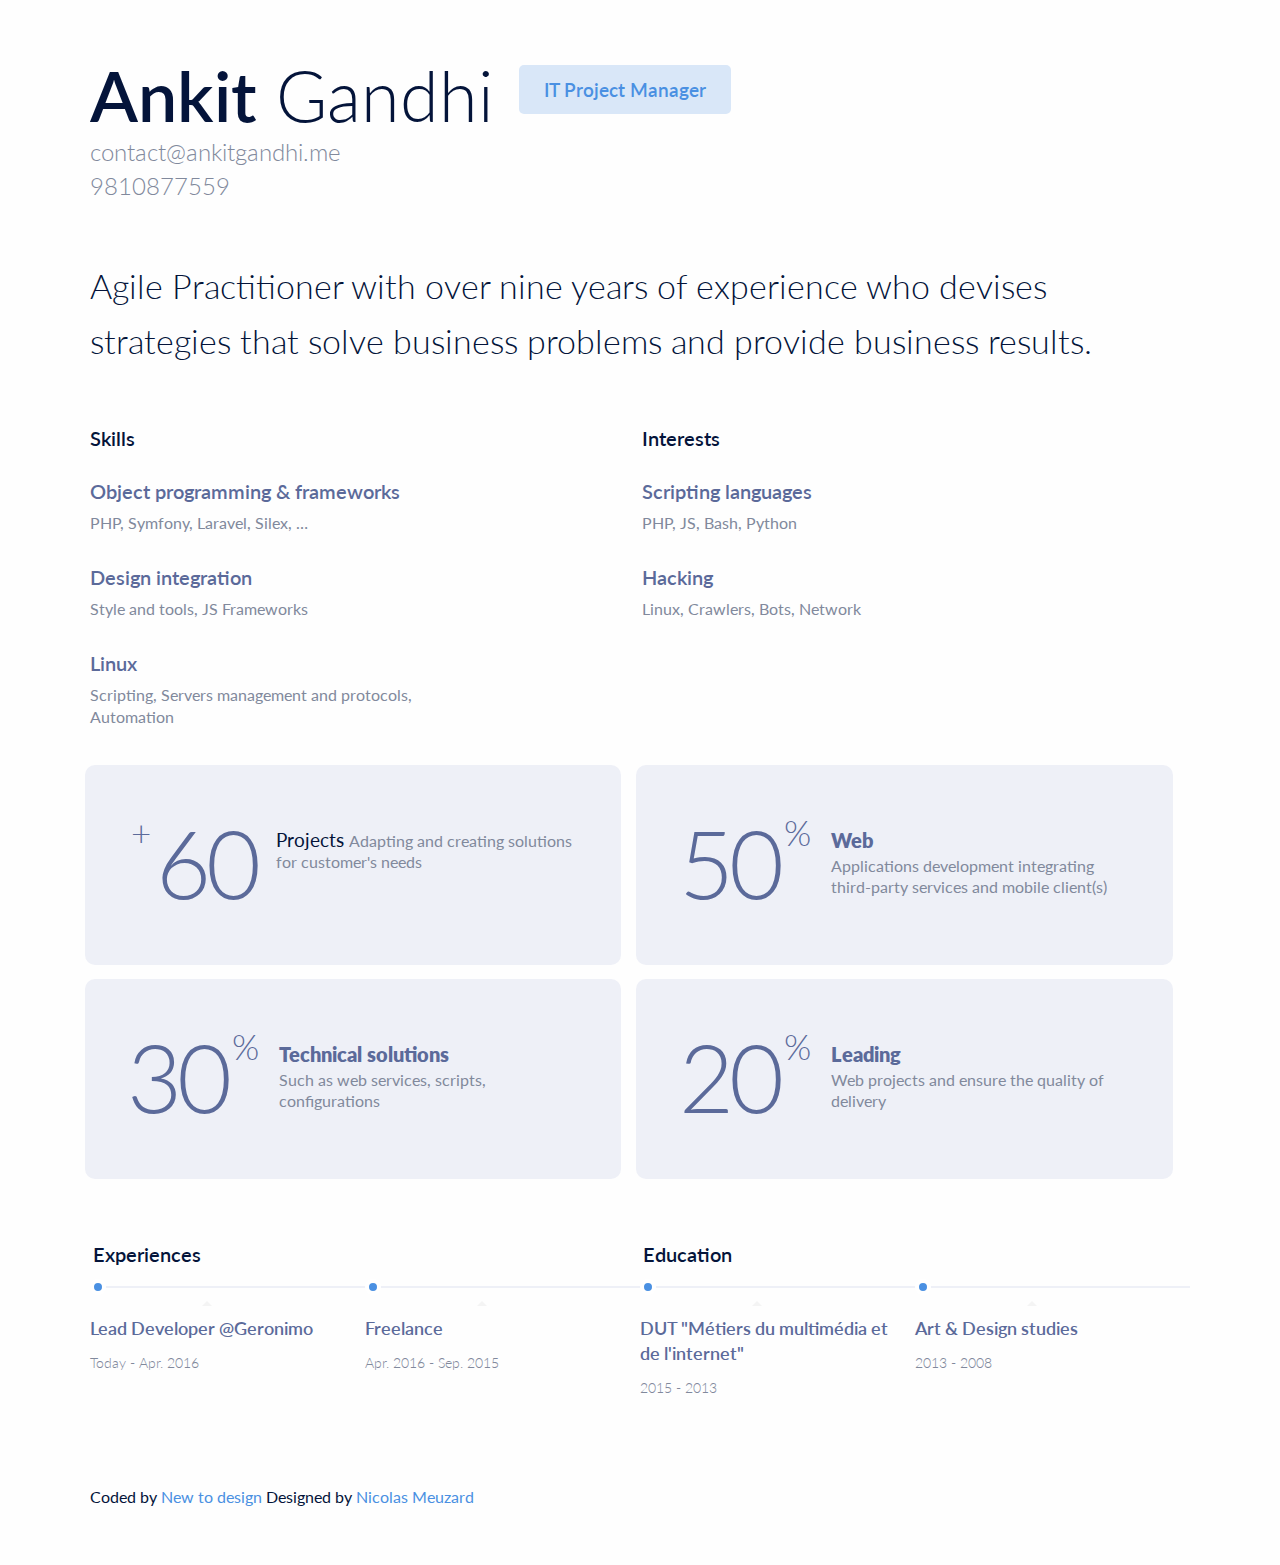
<file: index.html>
<!DOCTYPE html>
<html>
<head>
	<title>Minimal Resume Template</title>
	<link rel="stylesheet" type="text/css" href="styles.css">
	<meta name="viewport" content="width=device-width, initial-scale=1.0">
</head>
<body>

	<div class="container">
		<div class="hero">
			<h1 class="name"><strong>Ankit</strong> Gandhi</h1>
			<span class="job-title">IT Project Manager</span>
			<span class="email-phone">contact@ankitgandhi.me</span>
			<span class="email-phone">9810877559</span>

			<h2 class="lead">Agile Practitioner with over nine years of experience 
				who devises strategies that solve business problems and provide business results.
			</h2>
		</div>
	</div>

	<!-- https://thedigitalprojectmanager.com/project-management-skills/#agile%20project%20management%20skills -->
<!-- Skills and intrest section -->
	<div class="container">

		<div class="sections">
			<h2 class="section-title">Skills</h2>
			<div class="list-card">
				<div>
					<h3>Object programming & frameworks</h3>
					<span>PHP, Symfony, Laravel, Silex, …</span>
				</div>
			</div>
			
			<div class="list-card">
				
				<div>
					<h3>Design integration</h3>
					<span>Style and tools, JS Frameworks</span>
				</div>
			</div>	
					
			<div class="list-card">
				
				<div>
					<h3>Linux</h3>
					<span>Scripting, Servers management and protocols, Automation</span>
				</div>
			</div>


		</div>
		<div class="sections">
				<h2 class="section-title">Interests</h2>
				
				<div class="list-card">
					<div>
						<h3>Scripting languages</h3>
						<span>PHP, JS, Bash, Python</span>
					</div>
				</div>	

				<div class="list-card">
					<div>
						<h3>Hacking</h3>
						<span>Linux, Crawlers, Bots, Network</span>
					</div>
				</div>		
		</div>
	</div>

	<!-- Achievements -->

	<div class="container cards">
		
		<div class="card">
			<div class="skill-level">
				<span>+</span>
				<h2>60</h2>
			</div>

			<div class="skill-meta"
				<h3>Projects</h3>
				<span>Adapting and creating solutions for customer's needs</span>
			</div>
		</div>

			
		<div class="card">
			<div class="skill-level">
				<h2>50</h2>
				<span>%</span>
			</div>

			<div class="skill-meta">
				<h3>Web</h3>
				<span>Applications development integrating third-party services and mobile client(s)</span>
			</div>
		</div>

			
		<div class="card">
			<div class="skill-level">
				<h2>30</h2>
				<span>%</span>
			</div>

			<div class="skill-meta">
				<h3>Technical solutions</h3>
				<span>Such as web services, scripts, configurations</span>
			</div>
		</div>


		<div class="card">
			<div class="skill-level">
				<h2>20</h2>
				<span>%</span>
			</div>

			<div class="skill-meta">
				<h3>Leading</h3>
				<span>Web projects and ensure the quality of delivery</span>
			</div>
		</div>

	</div>

	<!-- Timeeline -->

	<div class="container">
		<ol class="timeline">
		  <li>
		    <p class="line">Experiences</p>
		    <span class="point"></span>
		    <p class="description">
		      Lead Developer @Geronimo
		    </p>
		    <span class="date">Today - Apr. 2016</span>
		  </li>

		  <li>
		    <span class="point"></span>
		    <p class="description">
		      Freelance
		    </p>
		    <span class="date">Apr. 2016 - Sep. 2015</span>
		  </li>

		  		  <li>
		    <p class="line">Education</p>
		    <span class="point"></span>
		    <p class="description">
		      DUT "Métiers du multimédia et de l'internet"
		    </p>
		    <span class="date">2015 - 2013</span>
		  </li>

		  		  <li>
		    <span class="point"></span>
		    <p class="description">
		      Art & Design studies
		    </p>
		    <span class="date">2013 - 2008</span>
		  </li>
		</ol>

	</div>


	<br><br>


	<footer class="container">
		<span style="font-size: 16px; margin-top: ">Coded by <a href="https://newtodesign.com/">New to design </a> Designed by <a href="https://dribbble.com/shots/4342703-Minimal-resume-freebie-for-junior-self-taught-people">Nicolas Meuzard</a></span>
	</footer>


</body>
</html>
</file>
<file: styles.css>
/* https://newtodesing.com/ 
   v2.0 | 20110126
   License: none (public domain)
*/



/*Load google font*/
@import url('https://fonts.googleapis.com/css?family=Lato:300,400,700');



/* Reset Styles */

html, body, div, span, applet, object, iframe,
h1, h2, h3, h4, h5, h6, p, blockquote, pre,
a, abbr, acronym, address, big, cite, code,
del, dfn, em, img, ins, kbd, q, s, samp,
small, strike, strong, sub, sup, tt, var,
b, u, i, center,
dl, dt, dd, ol, ul, li,
fieldset, form, label, legend,
table, caption, tbody, tfoot, thead, tr, th, td,
article, aside, canvas, details, embed, 
figure, figcaption, footer, header, hgroup, 
menu, nav, output, ruby, section, summary,
time, mark, audio, video {
	margin: 0;
	padding: 0;
	border: 0;
	font-size: 100%;
	font: inherit;
	vertical-align: baseline;
}
/* HTML5 display-role reset for older browsers */
article, aside, details, figcaption, figure, 
footer, header, hgroup, menu, nav, section {
	display: block;
}
a{
	text-decoration: none;
	text-transform: none;
	color: #4A90E2;
}

body {
	line-height: 1;
	font-family: lato, ubuntu,-apple-system,BlinkMacSystemFont,Segoe UI,Roboto,Oxygen,Ubuntu,Cantarell,Open Sans,Helvetica Neue,sans-serif;
	text-rendering : optimizeLegibility;
	-webkit-font-smoothing : antialiased;
	font-size: 19px;
	background-color: #FEFEFE;
	color: #04143A;
}
ol, ul {
	list-style: none;
}
blockquote, q {
	quotes: none;
}
blockquote:before, blockquote:after,
q:before, q:after {
	content: '';
	content: none;
}
table {
	border-collapse: collapse;
	border-spacing: 0;
}

p {
	color: #15171a;
	font-size: 17;
	line-height: 31px;
}

strong {
	font-weight: 600;
}

div , footer {
	box-sizing: border-box;
}

/* Reset ends */


/*Hero section*/

.container {
	max-width: 1100px;
	height: auto;
	margin: 60px auto;
}

.hero {
	margin: 50px auto; 
	position: relative;
}

h1.name {
	font-size: 70px;
	font-weight: 300;
	display: inline-block;
}

.job-title {
	vertical-align: top;
	background-color: #D9E7F8;
	color: #4A90E2;
	font-weight: 600;
	margin-top: 5px;
	margin-left: 20px;
	border-radius: 5px;
	display: inline-block;
	padding: 15px 25px;
}

.email-phone {
	display: block;
	font-size: 24px;
	font-weight: 300;
	color: #81899C;
	margin-top: 10px;
}

.lead {
	font-size: 34px;
	font-weight: 300;
	margin-top: 60px;
	line-height: 55px;
}

/*hero ends*/

/*skills & intrests*/

.sections {
	vertical-align: top;
	display: inline-block;
	width: 49.7%;
	height: 50px;
}

.section-title {
	font-size: 20px;
	font-weight: 600;
	margin-bottom: 15px;
}

.list-card {
	margin: 30px 0;
}

.list-card .exp, .list-card div{
	display: inline-block;
	vertical-align: top;
}

.list-card .exp {
	margin-right: 15px;
	color: #4A90E2;
	font-weight: 600;
	width: 100px;
}

.list-card div {
	width: 70%;
}

.list-card h3 {
	font-size: 20px;
	font-weight: 600;
	color: #5B6A9A;
	line-height: 26px;
	margin-bottom: 8px;
}

.list-card div span {
	font-size: 16px;
	color: #81899C;
	line-height: 22px;
}

/*skill and intrests ends*/

/* Achievements */


.cards {
	max-width: 1120px;
	display: block;
	margin-top: 280px;
}

.card {
	width: 47.9%;
	height: 200px;
	background-color: #EEF0F7;
	display: inline-block;
	margin: 7px 5px;
	vertical-align: top;
	border-radius: 10px;
	text-align: center;
	padding-top: 50px
}

.card-active , .card:hover{
	transform: scale(1.02);
	transition: 0.5s;
	background-color: #fff;
	box-shadow: 0px 5px 50px -8px #ddd;
	cursor: pointer;
}


.skill-level {
	display: inline-block;
	max-width: 160px;
}

.skill-level span {
	font-size: 35px;
	font-weight: 300;
	color: #5B6A9A;
	vertical-align: top;
}

.skill-level h2 {
	font-size: 95px;
	font-weight: 300;
	display: inline-block;
	vertical-align: top;
	color: #5B6A9A;
	letter-spacing: -5px;
}

.skill-meta {
	vertical-align: top;
	display: inline-block;
	max-width: 300px;
	text-align: left;
	margin-top: 15px;
	margin-left: 15px;
}

.skill-meta h3 {
	font-size: 20px;
	font-weight: 800;
	color: #5B6A9A;
	margin-bottom: 5px;
}

.skill-meta span{
	color: #81899C;
	line-height: 20px;
	font-size: 16px;
}

/* Achievements ends */



/* Timeline styles*/


ol {
	position: relative;
	display: block;
	margin: 100px 0;
	height: 2px;
	background: #EEF0F7;

}
ol::before,
ol::after {
	content: "";
	position: absolute;
	top: -10px;
	display: block;
	width: 0;
	height: 0;
  	border-radius: 10px;
	border: 0px solid #31708F;
}
ol::before {
	left: -5px;
}
ol::after {
	right: -10px;
	border: 0px solid transparent;
	border-right: 0;
	border-left: 20px solid #31708F;
  	border-radius: 3px;
}

/* ---- Timeline elements ---- */
li {
	position: relative;
	display: inline-block;
	float: left;
	width: 25%;
  	height: 50px;
}
li .line {
  position: absolute;
  top: -47px;
  left: 1%;
  font-size: 20px;
  font-weight: 600;
  color: #04143A;
}
li .point {
	content: "";
	top: -7px;
	left: 0%;
	display: block;
	width: 8px;
	height: 8px;
	border: 4px solid #fff;
	border-radius: 10px;
	background: #4A90E2;
  position: absolute;
}
li .description {
  display: none;
  padding: 10px 0;
  margin-top: 20px;
  position: relative;
  font-weight: normal;
  z-index: 1;
  max-width: 95%;
  font-size: 18px;
  font-weight: 600;
  line-height: 25px;
  color: #5B6A9A;
}
.description::before {
  content: '';
  width: 0; 
  height: 0; 
  border-left: 5px solid transparent;
  border-right: 5px solid transparent;
  border-bottom: 5px solid #f4f4f4;
  position: absolute;
  top: -5px;
  left: 43%;
}


.timeline .date{
	font-size: 14px;
	color: #81899C;
	font-weight: 300;
}

/* ---- Hover effects ---- */
li:hover {
  color: #48A4D2;
}
li .description {
  display: block;
}

/*timeline ends*/



/* Media queries*/

@media(max-width: 1024px){
	.container {
		padding: 15px;
		margin: 0px auto;
	}
	.cards {
		margin-top: 250px;
	}
}

@media(max-width: 768px){
	.container {
		padding: 15px;
		margin: 0px auto;
	}
	.cards {
		margin-top: 320px;
	}

	.card {
		padding: 15px;
		text-align: left;
	}
	.card h2 {
		font-size: 70px;
	}
		.card , .sections {
		width: 100%;
		height: auto;
		margin: 10px 0;
		float: left;
	}

	.timeline{
		border: none;
		background-color: rgba(0,0,0,0);
	}

	.timeline li{
		margin-top: 70px;
		height: 150px;
	}
}


@media(max-width: 425px) {
	h1.name {
		font-size: 40px;
	}

	.card , .sections {
		width: 100%;
		height: auto;
		margin: 10px 0;
		float: left;
	}

	.timeline{
		display: none;
		}

	.job-title {
		position: absolute;
		font-size: 15px;
		top: -40px;
		right: 20px;
		padding: 10px
	}

	.lead {
		margin-top: 15px;
		font-size: 16px;
		line-height: 28px;
	}
	.container {
		margin: 0px;
		padding: 0 15px;
	}
	footer {
		margin-top: 2050px;
	}
	}


/* End of all :P*/
</file>
